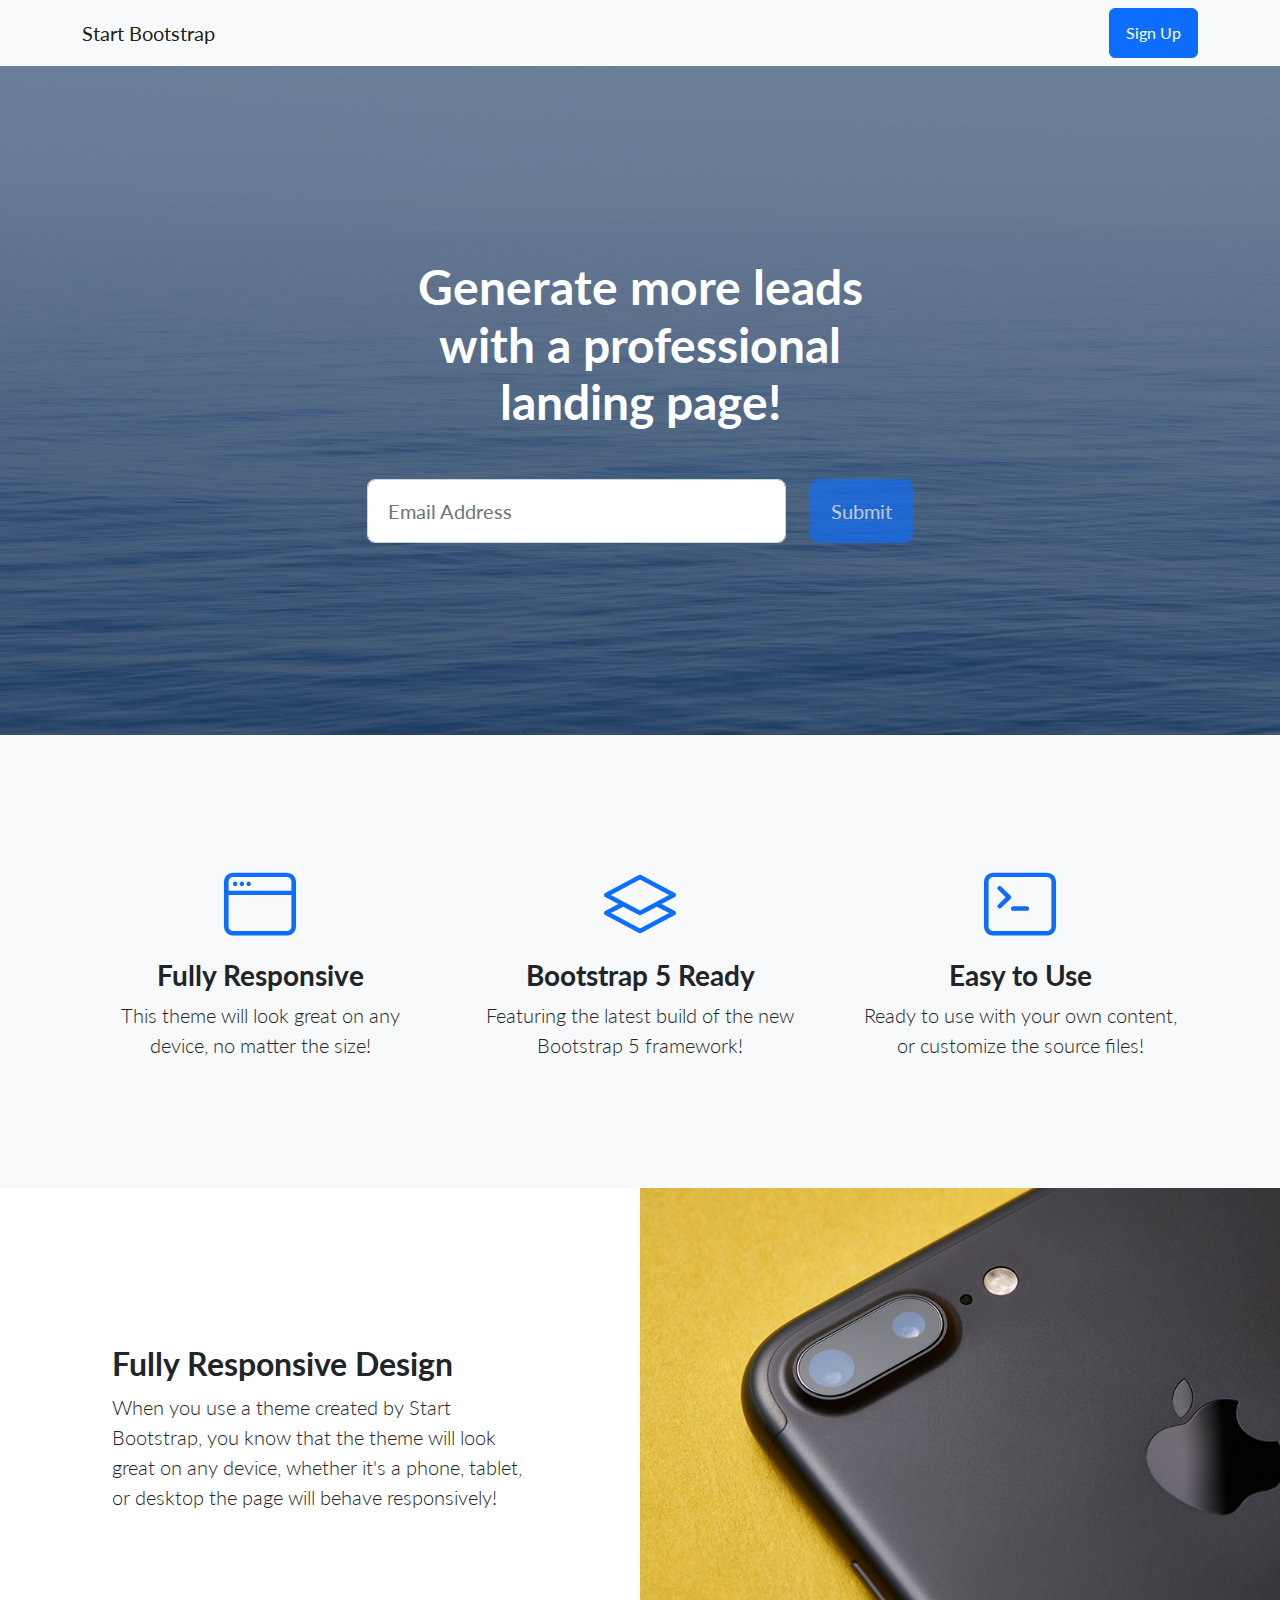
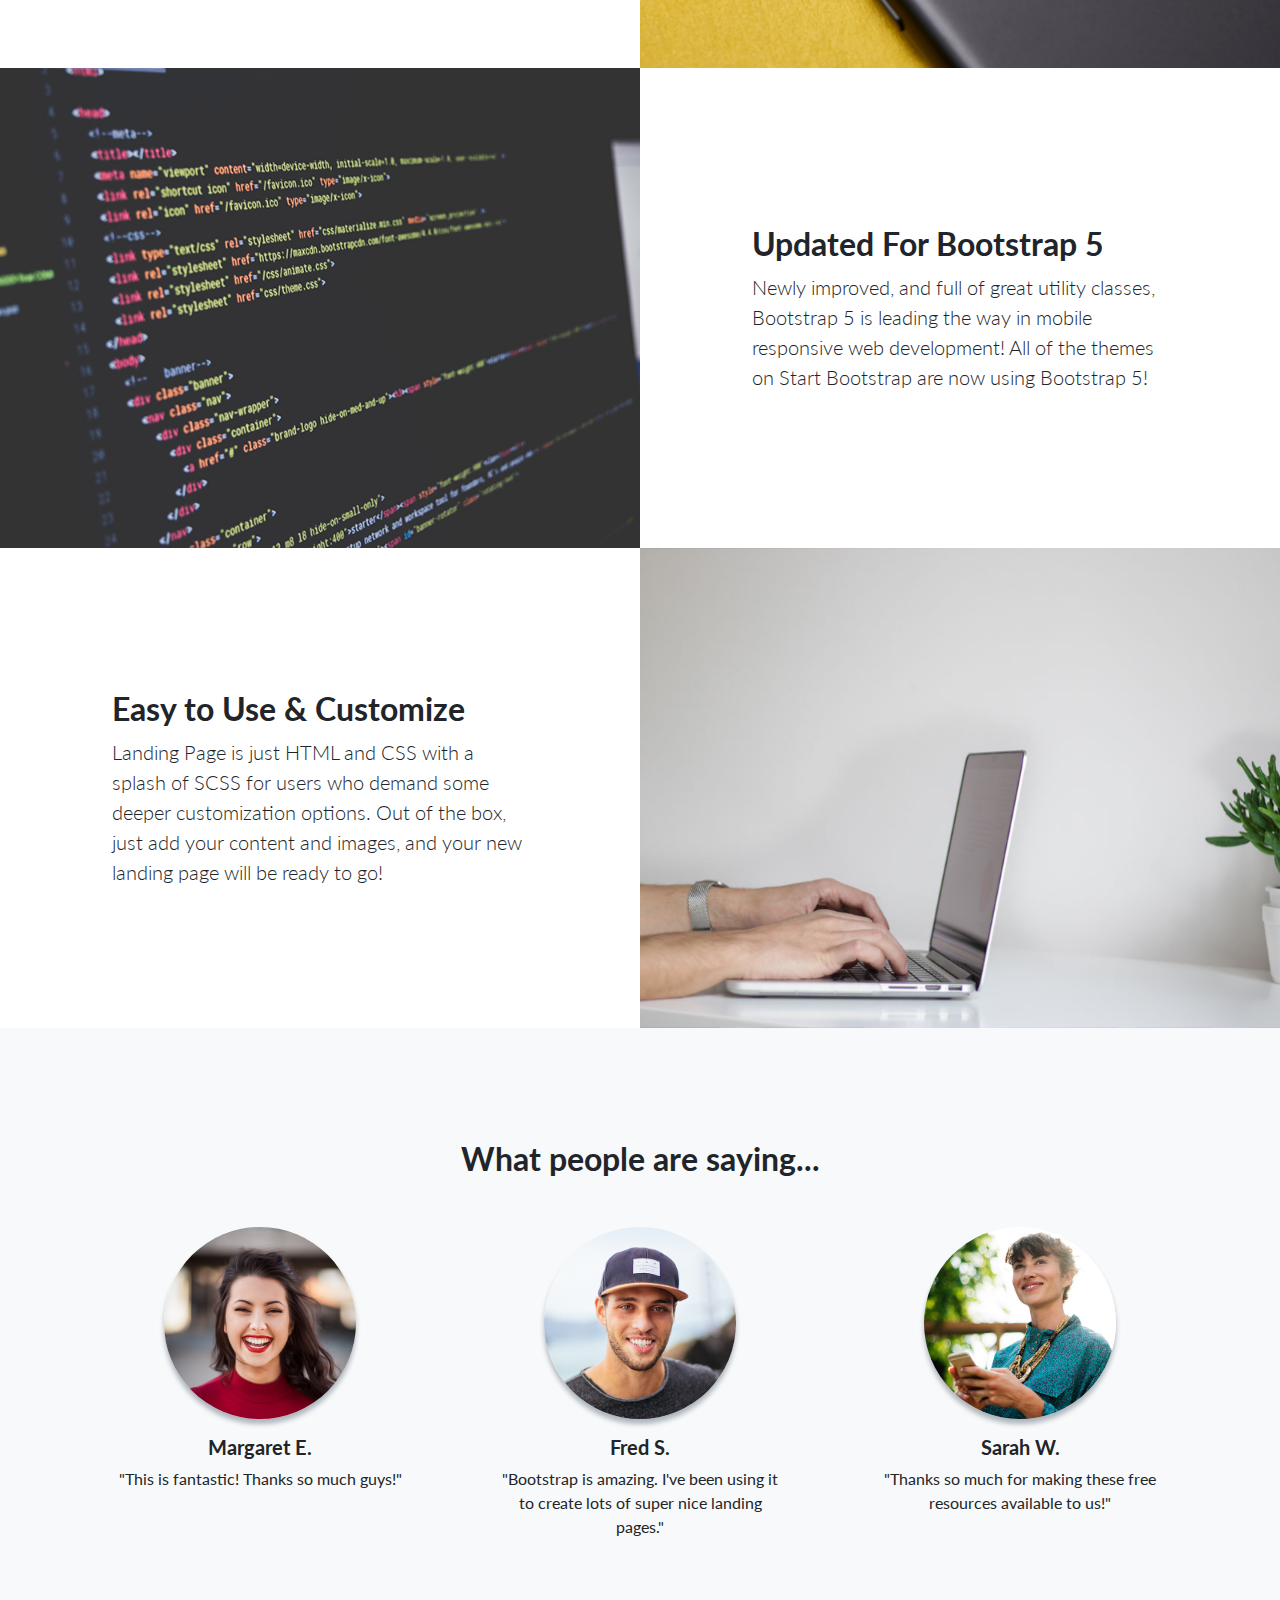
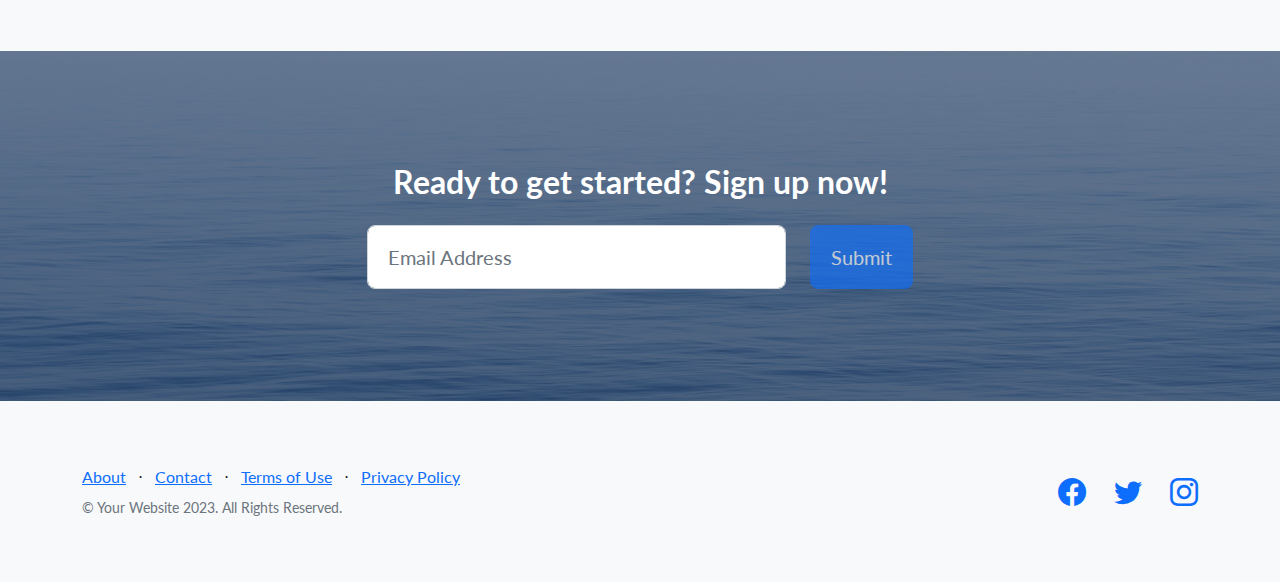
<file: startbootstrap-landing-page-gh-pages/index.html>
<!DOCTYPE html>
<html lang="en">
    <head>
        <meta charset="utf-8" />
        <meta name="viewport" content="width=device-width, initial-scale=1, shrink-to-fit=no" />
        <meta name="description" content="" />
        <meta name="author" content="" />
        <title>Landing Page - Start Bootstrap Theme</title>
        <!-- Favicon-->
        <link rel="icon" type="image/x-icon" href="assets/favicon.ico" />
        <!-- Bootstrap icons-->
        <link href="https://cdn.jsdelivr.net/npm/bootstrap-icons@1.5.0/font/bootstrap-icons.css" rel="stylesheet" type="text/css" />
        <!-- Google fonts-->
        <link href="https://fonts.googleapis.com/css?family=Lato:300,400,700,300italic,400italic,700italic" rel="stylesheet" type="text/css" />
        <!-- Core theme CSS (includes Bootstrap)-->
        <link href="css/styles.css" rel="stylesheet" />
    </head>
    <body>
        <!-- Navigation-->
        <nav class="navbar navbar-light bg-light static-top">
            <div class="container">
                <a class="navbar-brand" href="#!">Start Bootstrap</a>
                <a class="btn btn-primary" href="#signup">Sign Up</a>
            </div>
        </nav>
        <!-- Masthead-->
        <header class="masthead">
            <div class="container position-relative">
                <div class="row justify-content-center">
                    <div class="col-xl-6">
                        <div class="text-center text-white">
                            <!-- Page heading-->
                            <h1 class="mb-5">Generate more leads with a professional landing page!</h1>
                            <!-- Signup form-->
                            <!-- * * * * * * * * * * * * * * *-->
                            <!-- * * SB Forms Contact Form * *-->
                            <!-- * * * * * * * * * * * * * * *-->
                            <!-- This form is pre-integrated with SB Forms.-->
                            <!-- To make this form functional, sign up at-->
                            <!-- https://startbootstrap.com/solution/contact-forms-->
                            <!-- to get an API token!-->
                            <form class="form-subscribe" id="contactForm" data-sb-form-api-token="API_TOKEN">
                                <!-- Email address input-->
                                <div class="row">
                                    <div class="col">
                                        <input class="form-control form-control-lg" id="emailAddress" type="email" placeholder="Email Address" data-sb-validations="required,email" />
                                        <div class="invalid-feedback text-white" data-sb-feedback="emailAddress:required">Email Address is required.</div>
                                        <div class="invalid-feedback text-white" data-sb-feedback="emailAddress:email">Email Address Email is not valid.</div>
                                    </div>
                                    <div class="col-auto"><button class="btn btn-primary btn-lg disabled" id="submitButton" type="submit">Submit</button></div>
                                </div>
                                <!-- Submit success message-->
                                <!---->
                                <!-- This is what your users will see when the form-->
                                <!-- has successfully submitted-->
                                <div class="d-none" id="submitSuccessMessage">
                                    <div class="text-center mb-3">
                                        <div class="fw-bolder">Form submission successful!</div>
                                        <p>To activate this form, sign up at</p>
                                        <a class="text-white" href="https://startbootstrap.com/solution/contact-forms">https://startbootstrap.com/solution/contact-forms</a>
                                    </div>
                                </div>
                                <!-- Submit error message-->
                                <!---->
                                <!-- This is what your users will see when there is-->
                                <!-- an error submitting the form-->
                                <div class="d-none" id="submitErrorMessage"><div class="text-center text-danger mb-3">Error sending message!</div></div>
                            </form>
                        </div>
                    </div>
                </div>
            </div>
        </header>
        <!-- Icons Grid-->
        <section class="features-icons bg-light text-center">
            <div class="container">
                <div class="row">
                    <div class="col-lg-4">
                        <div class="features-icons-item mx-auto mb-5 mb-lg-0 mb-lg-3">
                            <div class="features-icons-icon d-flex"><i class="bi-window m-auto text-primary"></i></div>
                            <h3>Fully Responsive</h3>
                            <p class="lead mb-0">This theme will look great on any device, no matter the size!</p>
                        </div>
                    </div>
                    <div class="col-lg-4">
                        <div class="features-icons-item mx-auto mb-5 mb-lg-0 mb-lg-3">
                            <div class="features-icons-icon d-flex"><i class="bi-layers m-auto text-primary"></i></div>
                            <h3>Bootstrap 5 Ready</h3>
                            <p class="lead mb-0">Featuring the latest build of the new Bootstrap 5 framework!</p>
                        </div>
                    </div>
                    <div class="col-lg-4">
                        <div class="features-icons-item mx-auto mb-0 mb-lg-3">
                            <div class="features-icons-icon d-flex"><i class="bi-terminal m-auto text-primary"></i></div>
                            <h3>Easy to Use</h3>
                            <p class="lead mb-0">Ready to use with your own content, or customize the source files!</p>
                        </div>
                    </div>
                </div>
            </div>
        </section>
        <!-- Image Showcases-->
        <section class="showcase">
            <div class="container-fluid p-0">
                <div class="row g-0">
                    <div class="col-lg-6 order-lg-2 text-white showcase-img" style="background-image: url('assets/img/bg-showcase-1.jpg')"></div>
                    <div class="col-lg-6 order-lg-1 my-auto showcase-text">
                        <h2>Fully Responsive Design</h2>
                        <p class="lead mb-0">When you use a theme created by Start Bootstrap, you know that the theme will look great on any device, whether it's a phone, tablet, or desktop the page will behave responsively!</p>
                    </div>
                </div>
                <div class="row g-0">
                    <div class="col-lg-6 text-white showcase-img" style="background-image: url('assets/img/bg-showcase-2.jpg')"></div>
                    <div class="col-lg-6 my-auto showcase-text">
                        <h2>Updated For Bootstrap 5</h2>
                        <p class="lead mb-0">Newly improved, and full of great utility classes, Bootstrap 5 is leading the way in mobile responsive web development! All of the themes on Start Bootstrap are now using Bootstrap 5!</p>
                    </div>
                </div>
                <div class="row g-0">
                    <div class="col-lg-6 order-lg-2 text-white showcase-img" style="background-image: url('assets/img/bg-showcase-3.jpg')"></div>
                    <div class="col-lg-6 order-lg-1 my-auto showcase-text">
                        <h2>Easy to Use & Customize</h2>
                        <p class="lead mb-0">Landing Page is just HTML and CSS with a splash of SCSS for users who demand some deeper customization options. Out of the box, just add your content and images, and your new landing page will be ready to go!</p>
                    </div>
                </div>
            </div>
        </section>
        <!-- Testimonials-->
        <section class="testimonials text-center bg-light">
            <div class="container">
                <h2 class="mb-5">What people are saying...</h2>
                <div class="row">
                    <div class="col-lg-4">
                        <div class="testimonial-item mx-auto mb-5 mb-lg-0">
                            <img class="img-fluid rounded-circle mb-3" src="assets/img/testimonials-1.jpg" alt="..." />
                            <h5>Margaret E.</h5>
                            <p class="font-weight-light mb-0">"This is fantastic! Thanks so much guys!"</p>
                        </div>
                    </div>
                    <div class="col-lg-4">
                        <div class="testimonial-item mx-auto mb-5 mb-lg-0">
                            <img class="img-fluid rounded-circle mb-3" src="assets/img/testimonials-2.jpg" alt="..." />
                            <h5>Fred S.</h5>
                            <p class="font-weight-light mb-0">"Bootstrap is amazing. I've been using it to create lots of super nice landing pages."</p>
                        </div>
                    </div>
                    <div class="col-lg-4">
                        <div class="testimonial-item mx-auto mb-5 mb-lg-0">
                            <img class="img-fluid rounded-circle mb-3" src="assets/img/testimonials-3.jpg" alt="..." />
                            <h5>Sarah W.</h5>
                            <p class="font-weight-light mb-0">"Thanks so much for making these free resources available to us!"</p>
                        </div>
                    </div>
                </div>
            </div>
        </section>
        <!-- Call to Action-->
        <section class="call-to-action text-white text-center" id="signup">
            <div class="container position-relative">
                <div class="row justify-content-center">
                    <div class="col-xl-6">
                        <h2 class="mb-4">Ready to get started? Sign up now!</h2>
                        <!-- Signup form-->
                        <!-- * * * * * * * * * * * * * * *-->
                        <!-- * * SB Forms Contact Form * *-->
                        <!-- * * * * * * * * * * * * * * *-->
                        <!-- This form is pre-integrated with SB Forms.-->
                        <!-- To make this form functional, sign up at-->
                        <!-- https://startbootstrap.com/solution/contact-forms-->
                        <!-- to get an API token!-->
                        <form class="form-subscribe" id="contactFormFooter" data-sb-form-api-token="API_TOKEN">
                            <!-- Email address input-->
                            <div class="row">
                                <div class="col">
                                    <input class="form-control form-control-lg" id="emailAddressBelow" type="email" placeholder="Email Address" data-sb-validations="required,email" />
                                    <div class="invalid-feedback text-white" data-sb-feedback="emailAddressBelow:required">Email Address is required.</div>
                                    <div class="invalid-feedback text-white" data-sb-feedback="emailAddressBelow:email">Email Address Email is not valid.</div>
                                </div>
                                <div class="col-auto"><button class="btn btn-primary btn-lg disabled" id="submitButton" type="submit">Submit</button></div>
                            </div>
                            <!-- Submit success message-->
                            <!---->
                            <!-- This is what your users will see when the form-->
                            <!-- has successfully submitted-->
                            <div class="d-none" id="submitSuccessMessage">
                                <div class="text-center mb-3">
                                    <div class="fw-bolder">Form submission successful!</div>
                                    <p>To activate this form, sign up at</p>
                                    <a class="text-white" href="https://startbootstrap.com/solution/contact-forms">https://startbootstrap.com/solution/contact-forms</a>
                                </div>
                            </div>
                            <!-- Submit error message-->
                            <!---->
                            <!-- This is what your users will see when there is-->
                            <!-- an error submitting the form-->
                            <div class="d-none" id="submitErrorMessage"><div class="text-center text-danger mb-3">Error sending message!</div></div>
                        </form>
                    </div>
                </div>
            </div>
        </section>
        <!-- Footer-->
        <footer class="footer bg-light">
            <div class="container">
                <div class="row">
                    <div class="col-lg-6 h-100 text-center text-lg-start my-auto">
                        <ul class="list-inline mb-2">
                            <li class="list-inline-item"><a href="#!">About</a></li>
                            <li class="list-inline-item">⋅</li>
                            <li class="list-inline-item"><a href="#!">Contact</a></li>
                            <li class="list-inline-item">⋅</li>
                            <li class="list-inline-item"><a href="#!">Terms of Use</a></li>
                            <li class="list-inline-item">⋅</li>
                            <li class="list-inline-item"><a href="#!">Privacy Policy</a></li>
                        </ul>
                        <p class="text-muted small mb-4 mb-lg-0">&copy; Your Website 2023. All Rights Reserved.</p>
                    </div>
                    <div class="col-lg-6 h-100 text-center text-lg-end my-auto">
                        <ul class="list-inline mb-0">
                            <li class="list-inline-item me-4">
                                <a href="#!"><i class="bi-facebook fs-3"></i></a>
                            </li>
                            <li class="list-inline-item me-4">
                                <a href="#!"><i class="bi-twitter fs-3"></i></a>
                            </li>
                            <li class="list-inline-item">
                                <a href="#!"><i class="bi-instagram fs-3"></i></a>
                            </li>
                        </ul>
                    </div>
                </div>
            </div>
        </footer>
        <!-- Bootstrap core JS-->
        <script src="https://cdn.jsdelivr.net/npm/bootstrap@5.2.3/dist/js/bootstrap.bundle.min.js"></script>
        <!-- Core theme JS-->
        <script src="js/scripts.js"></script>
        <!-- * * * * * * * * * * * * * * * * * * * * * * * * * * * * * * * * * * * * * * * *-->
        <!-- * *                               SB Forms JS                               * *-->
        <!-- * * Activate your form at https://startbootstrap.com/solution/contact-forms * *-->
        <!-- * * * * * * * * * * * * * * * * * * * * * * * * * * * * * * * * * * * * * * * *-->
        <script src="https://cdn.startbootstrap.com/sb-forms-latest.js"></script>
    </body>
</html>
</file>
